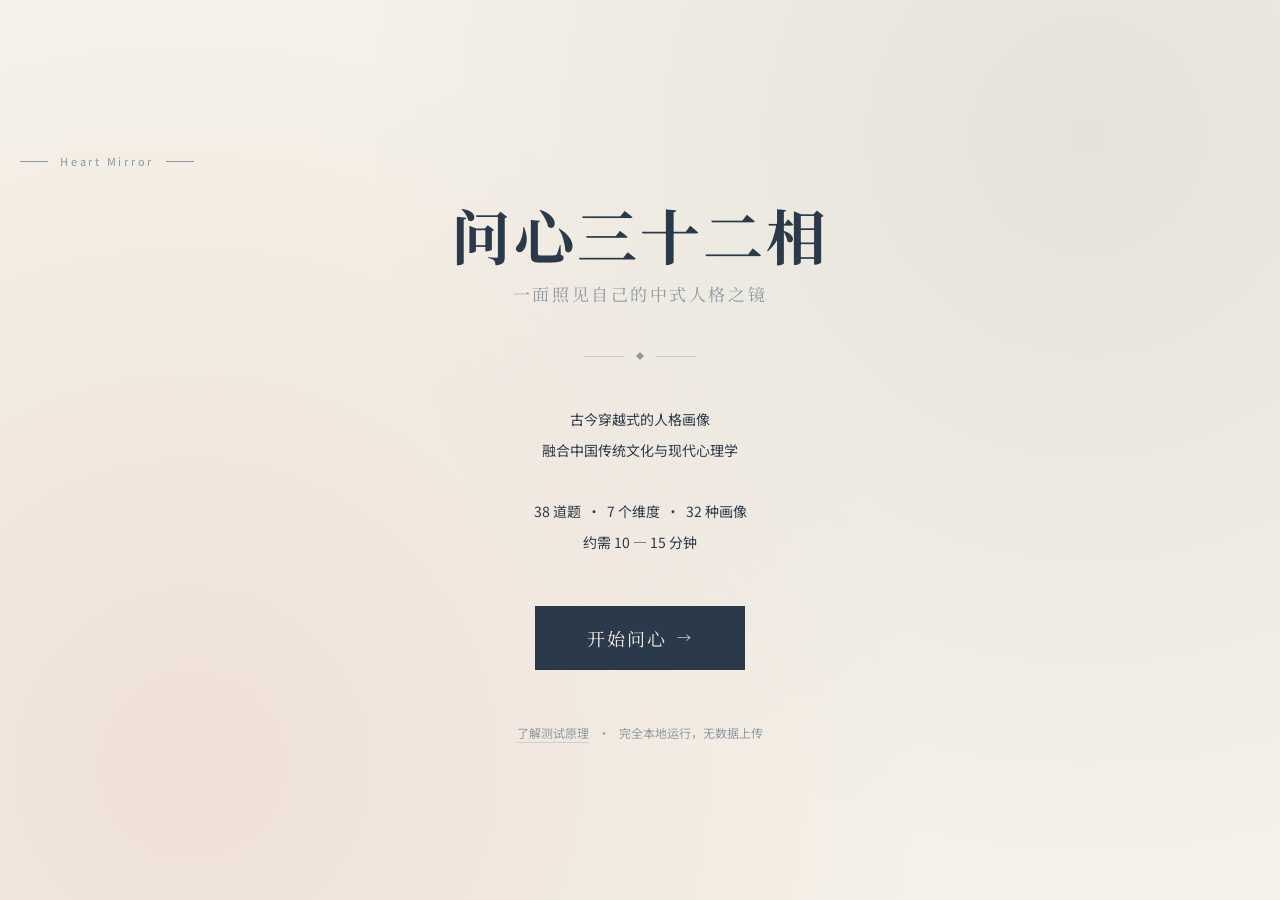
<file: index.html>
<!DOCTYPE html>
<html lang="zh-CN">
<head>
<meta charset="UTF-8">
<meta http-equiv="Cache-Control" content="no-cache, no-store, must-revalidate">
<meta http-equiv="Pragma" content="no-cache">
<meta http-equiv="Expires" content="0">
<meta name="viewport" content="width=device-width, initial-scale=1.0">
<meta name="description" content="问心三十二相——一面照见自己的中式人格之镜。融合中国传统文化与现代心理学，38道题，7个维度，32种人格画像。">
<title>问心三十二相 · 一面照见自己的中式人格之镜</title>
<link rel="preconnect" href="https://fonts.googleapis.com">
<link href="https://fonts.googleapis.com/css2?family=Noto+Serif+SC:wght@300;400;600;700&family=Noto+Sans+SC:wght@300;400;500&display=swap" rel="stylesheet">
<link rel="stylesheet" href="./css/style.css?v=9c939af2">
</head>
<body>
<div class="index-page">
  <div class="bg-ornament"></div>

  <div style="position:relative;z-index:1;text-align:center;width:100%;">
    <p class="brand-mark fade-in">Heart Mirror</p>

    <h1 class="title-main fade-in delay-1">问心三十二相</h1>
    <p class="title-sub fade-in delay-2">一面照见自己的中式人格之镜</p>

    <div class="ornament-line fade-in delay-2"><span>◆</span></div>

    <p class="intro-text fade-in delay-3">
      古今穿越式的人格画像<br>
      融合中国传统文化与现代心理学<br><br>
      38 道题 &nbsp;·&nbsp; 7 个维度 &nbsp;·&nbsp; 32 种画像<br>
      约需 10 — 15 分钟
    </p>

    <a href="./test.html" class="btn-primary fade-in delay-4">
      <span>开始问心</span>
      <span style="font-size:14px;">→</span>
    </a>

    <div class="index-footer fade-in delay-4">
      <a href="./about.html">了解测试原理</a>
      &nbsp;&nbsp;·&nbsp;&nbsp;
      完全本地运行，无数据上传
    </div>
  </div>
</div>

<!-- Resume banner (shown if previous result exists) -->
<div id="resume-banner" style="display:none;position:fixed;bottom:0;left:0;right:0;background:var(--ink);color:var(--rice);padding:14px 24px;align-items:center;justify-content:space-between;font-size:13px;z-index:50;">
  <span>你有一次未查看的结果</span>
  <a href="./result.html" style="color:var(--rice);border-bottom:1px solid rgba(255,255,255,0.4);padding-bottom:1px;">查看 →</a>
</div>

<script>
  const r = localStorage.getItem('wxszx_result');
  if (r) { const b = document.getElementById('resume-banner'); b.style.display='flex'; }
</script>
</body>
</html>
</file>
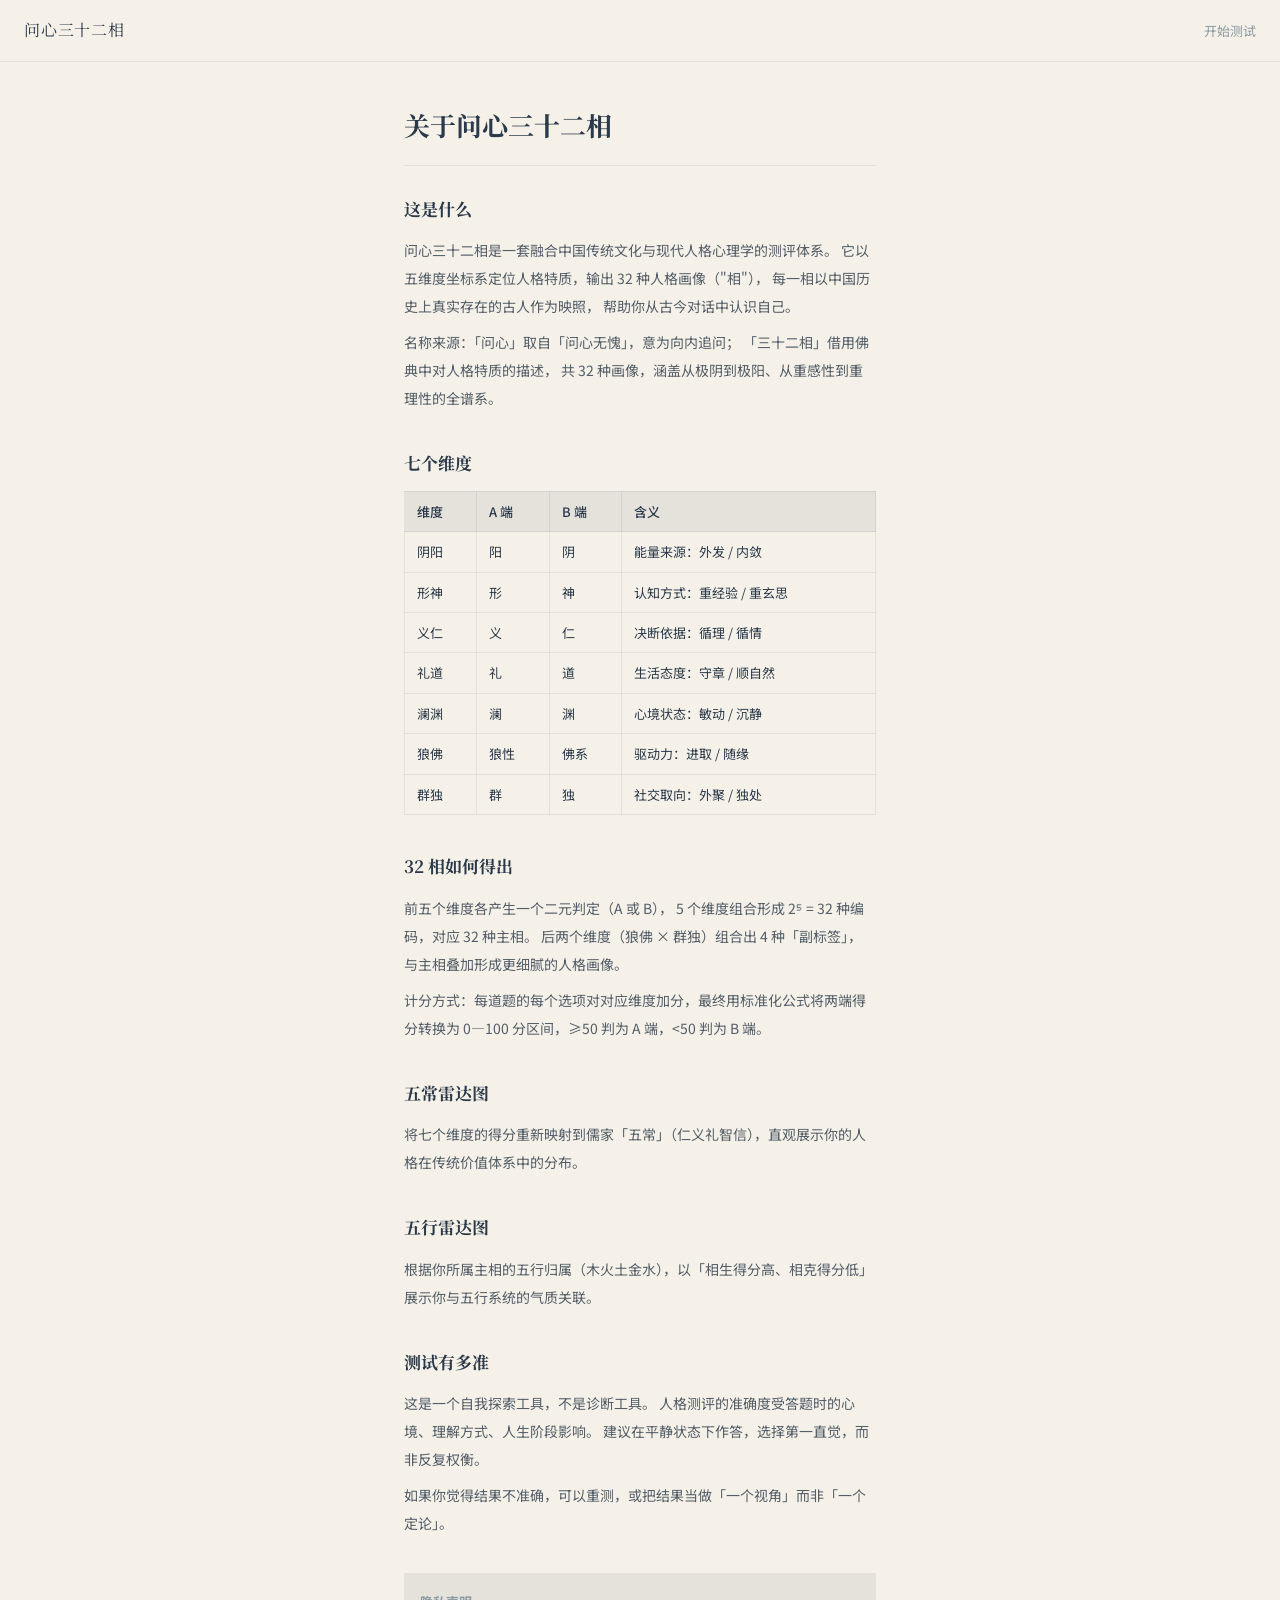
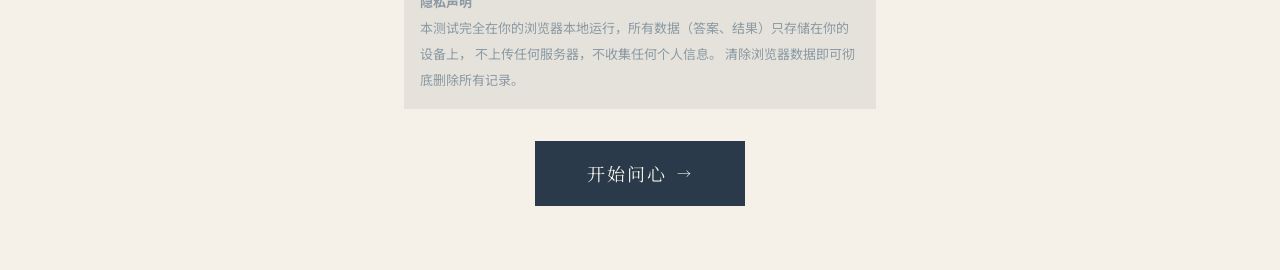
<file: about.html>
<!DOCTYPE html>
<html lang="zh-CN">
<head>
<meta charset="UTF-8">
<meta http-equiv="Cache-Control" content="no-cache, no-store, must-revalidate">
<meta http-equiv="Pragma" content="no-cache">
<meta http-equiv="Expires" content="0">
<meta name="viewport" content="width=device-width, initial-scale=1.0">
<title>关于 · 问心三十二相</title>
<link rel="preconnect" href="https://fonts.googleapis.com">
<link href="https://fonts.googleapis.com/css2?family=Noto+Serif+SC:wght@300;400;600;700&family=Noto+Sans+SC:wght@300;400;500&display=swap" rel="stylesheet">
<link rel="stylesheet" href="./css/style.css?v=9c939af2">
</head>
<body>
<nav class="top-nav">
  <a class="nav-logo" href="./index.html">问心三十二相</a>
  <div class="nav-links">
    <a class="nav-link" href="./test.html">开始测试</a>
  </div>
</nav>

<div class="about-wrap">
  <h1 class="about-h1">关于问心三十二相</h1>

  <div class="about-section">
    <h3>这是什么</h3>
    <p>
      问心三十二相是一套融合中国传统文化与现代人格心理学的测评体系。
      它以五维度坐标系定位人格特质，输出 32 种人格画像（"相"），
      每一相以中国历史上真实存在的古人作为映照，
      帮助你从古今对话中认识自己。
    </p>
    <p>
      名称来源：「问心」取自「问心无愧」，意为向内追问；
      「三十二相」借用佛典中对人格特质的描述，
      共 32 种画像，涵盖从极阴到极阳、从重感性到重理性的全谱系。
    </p>
  </div>

  <div class="about-section">
    <h3>七个维度</h3>
    <table class="dim-table">
      <thead>
        <tr><th>维度</th><th>A 端</th><th>B 端</th><th>含义</th></tr>
      </thead>
      <tbody>
        <tr><td>阴阳</td><td>阳</td><td>阴</td><td>能量来源：外发 / 内敛</td></tr>
        <tr><td>形神</td><td>形</td><td>神</td><td>认知方式：重经验 / 重玄思</td></tr>
        <tr><td>义仁</td><td>义</td><td>仁</td><td>决断依据：循理 / 循情</td></tr>
        <tr><td>礼道</td><td>礼</td><td>道</td><td>生活态度：守章 / 顺自然</td></tr>
        <tr><td>澜渊</td><td>澜</td><td>渊</td><td>心境状态：敏动 / 沉静</td></tr>
        <tr><td>狼佛</td><td>狼性</td><td>佛系</td><td>驱动力：进取 / 随缘</td></tr>
        <tr><td>群独</td><td>群</td><td>独</td><td>社交取向：外聚 / 独处</td></tr>
      </tbody>
    </table>
  </div>

  <div class="about-section">
    <h3>32 相如何得出</h3>
    <p>
      前五个维度各产生一个二元判定（A 或 B），
      5 个维度组合形成 2⁵ = 32 种编码，对应 32 种主相。
      后两个维度（狼佛 × 群独）组合出 4 种「副标签」，
      与主相叠加形成更细腻的人格画像。
    </p>
    <p>计分方式：每道题的每个选项对对应维度加分，最终用标准化公式将两端得分转换为 0—100 分区间，≥50 判为 A 端，&lt;50 判为 B 端。</p>
  </div>

  <div class="about-section">
    <h3>五常雷达图</h3>
    <p>将七个维度的得分重新映射到儒家「五常」（仁义礼智信），直观展示你的人格在传统价值体系中的分布。</p>
  </div>

  <div class="about-section">
    <h3>五行雷达图</h3>
    <p>根据你所属主相的五行归属（木火土金水），以「相生得分高、相克得分低」展示你与五行系统的气质关联。</p>
  </div>

  <div class="about-section">
    <h3>测试有多准</h3>
    <p>
      这是一个自我探索工具，不是诊断工具。
      人格测评的准确度受答题时的心境、理解方式、人生阶段影响。
      建议在平静状态下作答，选择第一直觉，而非反复权衡。
    </p>
    <p>如果你觉得结果不准确，可以重测，或把结果当做「一个视角」而非「一个定论」。</p>
  </div>

  <div class="privacy-note">
    <strong>隐私声明</strong><br>
    本测试完全在你的浏览器本地运行，所有数据（答案、结果）只存储在你的设备上，
    不上传任何服务器，不收集任何个人信息。
    清除浏览器数据即可彻底删除所有记录。
  </div>

  <div style="margin-top:32px;text-align:center;">
    <a href="./test.html" class="btn-primary" style="display:inline-flex;">
      <span>开始问心</span>
      <span style="font-size:14px;">→</span>
    </a>
  </div>
</div>
</body>
</html>
</file>
<file: css/style.css>
/* ===== VARIABLES ===== */
:root {
  --ink: #2B3A4A;
  --rice: #F5F1E8;
  --vermillion: #B8484A;
  --ash: #8B9AA3;
  --ink-08: rgba(43,58,74,0.08);
  --ink-15: rgba(43,58,74,0.15);
  --ink-20: rgba(43,58,74,0.20);
  --ver-10: rgba(184,72,74,0.10);
  --ver-03: rgba(184,72,74,0.03);
  --shadow-sm: 0 2px 8px rgba(43,58,74,0.08);
  --shadow-md: 0 8px 24px rgba(43,58,74,0.12);
  --serif: 'Noto Serif SC', 'STSong', Georgia, serif;
  --sans:  'Noto Sans SC', 'PingFang SC', -apple-system, sans-serif;
  --dur: 400ms;
  --ease: cubic-bezier(0.4,0,0.2,1);
}

/* ===== RESET ===== */
*,*::before,*::after{box-sizing:border-box;margin:0;padding:0;}
html{font-size:16px;scroll-behavior:smooth;-webkit-text-size-adjust:100%;}
body{
  font-family:var(--sans);
  background:var(--rice);
  color:var(--ink);
  min-height:100vh;
  line-height:1.8;
  overflow-x:hidden;
}
a{color:inherit;text-decoration:none;}
button{font-family:inherit;}

/* ===== ANIMATIONS ===== */
@keyframes fadeUp{
  from{opacity:0;transform:translateY(20px);}
  to{opacity:1;transform:translateY(0);}
}
@keyframes slideRight{
  from{opacity:0;transform:translateX(40px);}
  to{opacity:1;transform:translateX(0);}
}
@keyframes stampIn{
  from{opacity:0;transform:scale(0) rotate(-20deg);}
  to{opacity:1;transform:scale(1) rotate(-5deg);}
}
@keyframes spin{to{transform:rotate(360deg);}}
@keyframes inkDrop{
  from{transform:scale(0) translateY(-4px);opacity:0;}
  to{transform:scale(1) translateY(0);opacity:1;}
}

.fade-in{animation:fadeUp var(--dur) var(--ease) both;}
.delay-1{animation-delay:100ms;}
.delay-2{animation-delay:200ms;}
.delay-3{animation-delay:300ms;}
.delay-4{animation-delay:400ms;}
.slide-in{animation:slideRight 0.35s var(--ease) both;}

/* ===== LAYOUT ===== */
.container{max-width:480px;margin:0 auto;padding:0 20px;}

/* ===== TOP NAV ===== */
.top-nav{
  padding:16px 24px;
  display:flex;align-items:center;justify-content:space-between;
  border-bottom:1px solid var(--ink-08);
}
.nav-logo{font-family:var(--serif);font-size:16px;letter-spacing:0.05em;}
.nav-links{display:flex;gap:24px;}
.nav-link{font-size:13px;color:var(--ash);transition:color 0.2s;}
.nav-link:hover{color:var(--ink);}

/* ===== INDEX PAGE ===== */
.index-page{
  min-height:100vh;
  display:flex;flex-direction:column;align-items:center;justify-content:center;
  position:relative;overflow:hidden;padding:40px 20px;
}
.bg-ornament{
  position:absolute;inset:0;pointer-events:none;
  background:
    radial-gradient(circle at 15% 85%, var(--ver-10) 0%, transparent 55%),
    radial-gradient(circle at 85% 15%, var(--ink-08) 0%, transparent 55%);
}
.brand-mark{
  font-family:var(--sans);font-size:11px;letter-spacing:0.25em;
  color:var(--ash);display:flex;align-items:center;gap:12px;margin-bottom:28px;
}
.brand-mark::before,.brand-mark::after{content:'';display:block;width:28px;height:1px;background:var(--ash);}
.title-main{
  font-family:var(--serif);font-size:clamp(38px,10vw,60px);font-weight:700;
  color:var(--ink);text-align:center;letter-spacing:0.05em;line-height:1.15;margin-bottom:10px;
}
.title-sub{
  font-family:var(--serif);font-size:clamp(13px,3.5vw,17px);color:var(--ash);
  text-align:center;letter-spacing:0.15em;margin-bottom:40px;
}
.ornament-line{
  display:flex;align-items:center;gap:12px;justify-content:center;margin-bottom:40px;
}
.ornament-line::before,.ornament-line::after{content:'';display:block;width:40px;height:1px;background:var(--ink-20);}
.ornament-line span{font-size:8px;color:var(--ash);}
.intro-text{
  text-align:center;color:var(--ink);opacity:0.65;font-size:14px;
  line-height:2.2;margin:0 auto 48px;max-width:300px;
}
.btn-primary{
  display:inline-flex;align-items:center;justify-content:center;gap:10px;
  background:var(--ink);color:var(--rice);font-family:var(--serif);
  font-size:18px;letter-spacing:0.1em;padding:16px 52px;
  border:none;cursor:pointer;position:relative;overflow:hidden;
  transition:all var(--dur) var(--ease);text-decoration:none;
}
.btn-primary::before{
  content:'';position:absolute;inset:0;background:var(--vermillion);
  transform:scaleX(0);transform-origin:left;transition:transform var(--dur) var(--ease);
}
.btn-primary:hover::before{transform:scaleX(1);}
.btn-primary span{position:relative;z-index:1;}
.index-footer{
  margin-top:48px;font-size:12px;color:var(--ash);text-align:center;line-height:2.5;
}
.index-footer a{color:var(--ash);border-bottom:1px solid var(--ink-15);padding-bottom:1px;}

/* ===== QUIZ PAGE ===== */
.quiz-page{min-height:100vh;display:flex;flex-direction:column;}
.quiz-header{
  padding:18px 24px 14px;display:flex;align-items:center;justify-content:space-between;
  position:sticky;top:0;background:var(--rice);z-index:10;border-bottom:1px solid var(--ink-08);
}
.quiz-logo{font-family:var(--serif);font-size:16px;letter-spacing:0.05em;}
.quiz-count{font-size:13px;color:var(--ash);letter-spacing:0.05em;font-variant-numeric:tabular-nums;}
.progress-wrap{height:2px;background:var(--ink-08);}
.progress-fill{
  height:100%;background:var(--vermillion);transition:width 0.6s var(--ease);
  position:relative;
}
.progress-fill::after{
  content:'';position:absolute;right:0;top:-2px;width:6px;height:6px;
  background:var(--vermillion);border-radius:50%;animation:inkDrop 0.5s var(--ease);
}
.quiz-body{
  flex:1;display:flex;flex-direction:column;justify-content:center;
  padding:32px 24px 56px;max-width:520px;margin:0 auto;width:100%;
}

/* Loading */
.loading-screen{
  min-height:100vh;display:flex;align-items:center;justify-content:center;
  flex-direction:column;gap:16px;
}
.spinner{
  width:28px;height:28px;border:2px solid var(--ink-08);
  border-top-color:var(--ink);border-radius:50%;animation:spin 1s linear infinite;
}

/* Question card */
.q-type-tag{
  display:inline-block;font-size:10px;letter-spacing:0.18em;color:var(--ash);
  border:1px solid var(--ink-15);padding:3px 10px;margin-bottom:22px;
}
.q-stem{
  font-family:var(--serif);font-size:clamp(15px,4vw,17px);line-height:2.1;
  color:var(--ink);margin-bottom:28px;white-space:pre-line;
}
.options{display:flex;flex-direction:column;gap:10px;}
.opt-btn{
  display:flex;align-items:flex-start;gap:14px;padding:14px 18px;
  border:1px solid var(--ink-15);background:transparent;cursor:pointer;
  text-align:left;width:100%;position:relative;overflow:hidden;
  transition:border-color 0.2s;
}
.opt-btn::before{
  content:'';position:absolute;inset:0;background:var(--ink);
  transform:scaleX(0);transform-origin:left;transition:transform 0.22s var(--ease);
}
.opt-btn:hover::before,.opt-btn.chosen::before{transform:scaleX(1);}
.opt-label{
  flex-shrink:0;width:22px;height:22px;border:1px solid currentColor;
  display:flex;align-items:center;justify-content:center;
  font-size:11px;font-weight:500;position:relative;z-index:1;
  transition:color 0.22s;
}
.opt-text{
  font-size:14px;line-height:1.85;color:var(--ink);
  position:relative;z-index:1;transition:color 0.22s;
}
.opt-btn:hover .opt-text,.opt-btn:hover .opt-label,
.opt-btn.chosen .opt-text,.opt-btn.chosen .opt-label{color:var(--rice);}

/* Scenario intro */
.scenario-screen{text-align:center;padding:40px 24px;animation:fadeUp 0.5s var(--ease) both;}
.s-tag{font-size:10px;letter-spacing:0.2em;color:var(--vermillion);margin-bottom:20px;}
.s-title{font-family:var(--serif);font-size:26px;color:var(--ink);margin-bottom:28px;}
.s-text{
  font-family:var(--serif);font-size:15px;line-height:2.3;color:var(--ink);
  opacity:0.78;max-width:300px;margin:0 auto 36px;white-space:pre-line;
}
.btn-outline{
  display:inline-flex;align-items:center;gap:8px;background:none;
  border:1px solid var(--ink);color:var(--ink);font-family:var(--serif);
  font-size:15px;letter-spacing:0.1em;padding:13px 36px;cursor:pointer;
  transition:all 0.22s;
}
.btn-outline:hover{background:var(--ink);color:var(--rice);}

/* Checkpoint */
.checkpoint-screen{text-align:center;padding:48px 24px;animation:fadeUp 0.5s var(--ease) both;}
.ck-frac{font-family:var(--serif);font-size:52px;color:var(--vermillion);line-height:1;margin-bottom:14px;}
.ck-msg{font-family:var(--serif);font-size:18px;color:var(--ink);margin-bottom:6px;}
.ck-sub{font-size:13px;color:var(--ash);margin-bottom:36px;}

/* Resume prompt */
.resume-screen{text-align:center;padding:48px 24px;animation:fadeUp 0.5s var(--ease) both;}

/* ===== RESULT PAGE ===== */
.result-page{min-height:100vh;background:var(--rice);}

/* Stamp overlay */
.stamp-overlay{
  position:fixed;inset:0;background:var(--rice);
  display:flex;align-items:center;justify-content:center;
  z-index:100;transition:opacity 0.8s var(--ease);
}
.stamp-overlay.hidden{opacity:0;pointer-events:none;display:none;}
.stamp-overlay[style*="display: none"],
.stamp-overlay[style*="display:none"]{pointer-events:none;}
.stamp-ring{
  width:180px;height:180px;border:3px solid var(--vermillion);
  border-radius:50%;display:flex;flex-direction:column;
  align-items:center;justify-content:center;
  animation:stampIn 0.65s cubic-bezier(0.34,1.56,0.64,1) both;
  position:relative;
}
.stamp-ring::before{
  content:'';position:absolute;inset:6px;
  border:1px solid var(--vermillion);border-radius:50%;opacity:0.4;
}
.stamp-name{font-family:var(--serif);font-size:40px;font-weight:700;color:var(--vermillion);letter-spacing:0.05em;}
.stamp-code-small{font-size:10px;color:var(--vermillion);letter-spacing:0.1em;margin-top:6px;opacity:0.8;}

/* Result content */
.r-section{
  padding:44px 24px;max-width:520px;margin:0 auto;
  border-bottom:1px solid var(--ink-08);
}
.r-label{
  font-size:10px;letter-spacing:0.22em;color:var(--vermillion);
  margin-bottom:14px;display:flex;align-items:center;gap:10px;
}
.r-label::before{content:'';display:block;width:18px;height:1px;background:var(--vermillion);}
.type-name-xl{
  font-family:var(--serif);font-size:clamp(42px,12vw,56px);font-weight:700;
  color:var(--ink);line-height:1;margin-bottom:10px;
}
.type-code{font-size:13px;color:var(--ash);letter-spacing:0.1em;margin-bottom:28px;}
.epigraph{
  font-family:var(--serif);font-size:17px;line-height:2.1;color:var(--ink);
  white-space:pre-line;padding:20px 20px 20px 24px;
  border-left:2px solid var(--vermillion);background:var(--ver-03);margin-bottom:28px;
}
.gender-toggle{display:flex;border:1px solid var(--ink-15);overflow:hidden;width:fit-content;margin-bottom:22px;}
.g-btn{
  padding:9px 22px;font-size:13px;border:none;background:transparent;
  color:var(--ash);cursor:pointer;transition:all 0.2s;
}
.g-btn.active{background:var(--ink);color:var(--rice);}
.body-text{
  font-family:var(--sans);font-size:14px;line-height:2;
  color:var(--ink);white-space:pre-line;opacity:0.85;
}
.serif-text{
  font-family:var(--serif);font-size:15px;line-height:2.1;
  color:var(--ink);white-space:pre-line;opacity:0.85;
}
/* Strengths / Weaknesses */
.sw-grid{display:grid;grid-template-columns:1fr 1fr;gap:10px 16px;}
.sw-item{display:flex;align-items:flex-start;gap:7px;font-size:13px;line-height:1.8;color:var(--ink);}
.sw-item .dot{flex-shrink:0;margin-top:4px;font-size:11px;}
.sw-item.s .dot{color:var(--vermillion);}
.sw-item.w .dot{color:var(--ash);}
/* Charts */
.chart-wrap{max-width:300px;margin:0 auto;}
.chart-title{font-family:var(--serif);font-size:15px;text-align:center;color:var(--ink);margin-bottom:12px;}
/* Trait */
.trait-badge{
  display:inline-flex;flex-direction:column;align-items:center;gap:4px;
  background:var(--ink);color:var(--rice);padding:16px 32px;margin-bottom:22px;
}
.trait-short{font-family:var(--serif);font-size:28px;font-weight:700;}
.trait-tag{font-size:11px;opacity:0.65;letter-spacing:0.05em;}
/* Match cards */
.match-card{border:1px solid var(--ink-15);margin-bottom:14px;overflow:hidden;}
.match-head{
  padding:14px 18px;display:flex;align-items:center;
  justify-content:space-between;cursor:pointer;
  background:transparent;width:100%;border:none;text-align:left;
  transition:background 0.2s;
}
.match-head:hover{background:var(--ink-08);}
.match-kind{
  font-size:10px;letter-spacing:0.12em;color:var(--vermillion);
  border:1px solid var(--vermillion);padding:2px 8px;
}
.match-nm{font-family:var(--serif);font-size:20px;color:var(--ink);}
.match-elem{font-size:12px;color:var(--ash);}
.match-body{padding:14px 18px;border-top:1px solid var(--ink-08);background:var(--ink-08);}
.match-intro{font-size:13px;line-height:2;color:var(--ink);opacity:0.8;white-space:pre-line;}
/* Verse */
.verse-box{
  font-family:var(--serif);font-size:17px;line-height:2.6;color:var(--ink);
  white-space:pre-line;text-align:center;padding:28px;background:var(--ink-08);margin-bottom:14px;
}
.verse-src{font-size:12px;color:var(--ash);text-align:center;margin-bottom:20px;}
.verse-outro{
  font-family:var(--serif);font-size:14px;line-height:2;color:var(--ink);
  opacity:0.65;text-align:center;
}
/* Final quote */
.final-quote{
  font-family:var(--serif);font-size:clamp(18px,5vw,22px);
  line-height:1.9;text-align:center;color:var(--ink);padding:4px 0 20px;
}
.farewell{font-size:13px;color:var(--ash);text-align:center;line-height:2.2;margin-top:20px;}
/* Share */
.btn-share{
  display:flex;align-items:center;justify-content:center;gap:8px;
  background:var(--vermillion);color:#fff;font-family:var(--serif);
  font-size:15px;letter-spacing:0.08em;padding:15px;
  border:none;cursor:pointer;width:100%;margin-bottom:10px;
  transition:opacity 0.2s;
}
.btn-share:hover{opacity:0.88;}
.btn-retake{
  display:flex;align-items:center;justify-content:center;gap:8px;
  background:none;border:1px solid var(--ink-15);color:var(--ash);
  font-size:14px;padding:14px;cursor:pointer;width:100%;
  transition:all 0.2s;text-decoration:none;
}
.btn-retake:hover{border-color:var(--ink);color:var(--ink);}

/* Share card (off-screen render target) */
#share-card{
  position:fixed;left:-9999px;top:0;
  width:375px;height:667px;
  background:var(--rice);
  display:flex;flex-direction:column;align-items:center;justify-content:center;
  padding:48px 36px;gap:20px;
  visibility:hidden;
}
.sc-deco{width:60px;height:1px;background:var(--ink-20);}
.sc-name{font-family:var(--serif);font-size:52px;font-weight:700;color:var(--ink);letter-spacing:0.05em;}
.sc-code{font-size:12px;color:var(--ash);letter-spacing:0.12em;}
.sc-epigraph{
  font-family:var(--serif);font-size:14px;line-height:2;color:var(--ink);
  text-align:center;white-space:pre-line;opacity:0.8;
}
.sc-quote{
  font-family:var(--serif);font-size:13px;color:var(--vermillion);
  text-align:center;line-height:1.8;padding:12px 16px;border:1px solid var(--ver-10);
}
.sc-footer{font-size:11px;color:var(--ash);letter-spacing:0.1em;}

/* About page */
.about-wrap{max-width:520px;margin:0 auto;padding:40px 24px 64px;}
.about-h1{font-family:var(--serif);font-size:26px;color:var(--ink);margin-bottom:28px;padding-bottom:16px;border-bottom:1px solid var(--ink-08);}
.about-section{margin-bottom:36px;}
.about-section h3{font-family:var(--serif);font-size:17px;color:var(--ink);margin-bottom:12px;}
.about-section p,.about-section li{font-size:14px;line-height:2;color:var(--ink);opacity:0.8;margin-bottom:8px;}
.about-section ul{padding-left:20px;}
.dim-table{width:100%;border-collapse:collapse;font-size:13px;margin-top:8px;}
.dim-table th,.dim-table td{padding:8px 12px;border:1px solid var(--ink-08);text-align:left;}
.dim-table th{background:var(--ink-08);font-weight:500;}
.privacy-note{
  margin-top:32px;padding:16px;background:var(--ink-08);
  font-size:13px;color:var(--ash);line-height:2;
}

/* Utility */
.text-center{text-align:center;}
.text-ash{color:var(--ash);}
.mt-8{margin-top:8px;}
.mt-16{margin-top:16px;}
.mt-24{margin-top:24px;}
.mb-8{margin-bottom:8px;}
.mb-16{margin-bottom:16px;}

/* Alpine cloak */
[x-cloak]{display:none!important;}

/* ===== RESPONSIVE ===== */
@media(max-width:360px){
  .quiz-body{padding:24px 18px 48px;}
  .r-section{padding:36px 18px;}
}
@media(min-width:768px){
  .quiz-body{padding:48px 32px 64px;}
  .sw-grid{grid-template-columns:1fr 1fr;}
}
</file>
